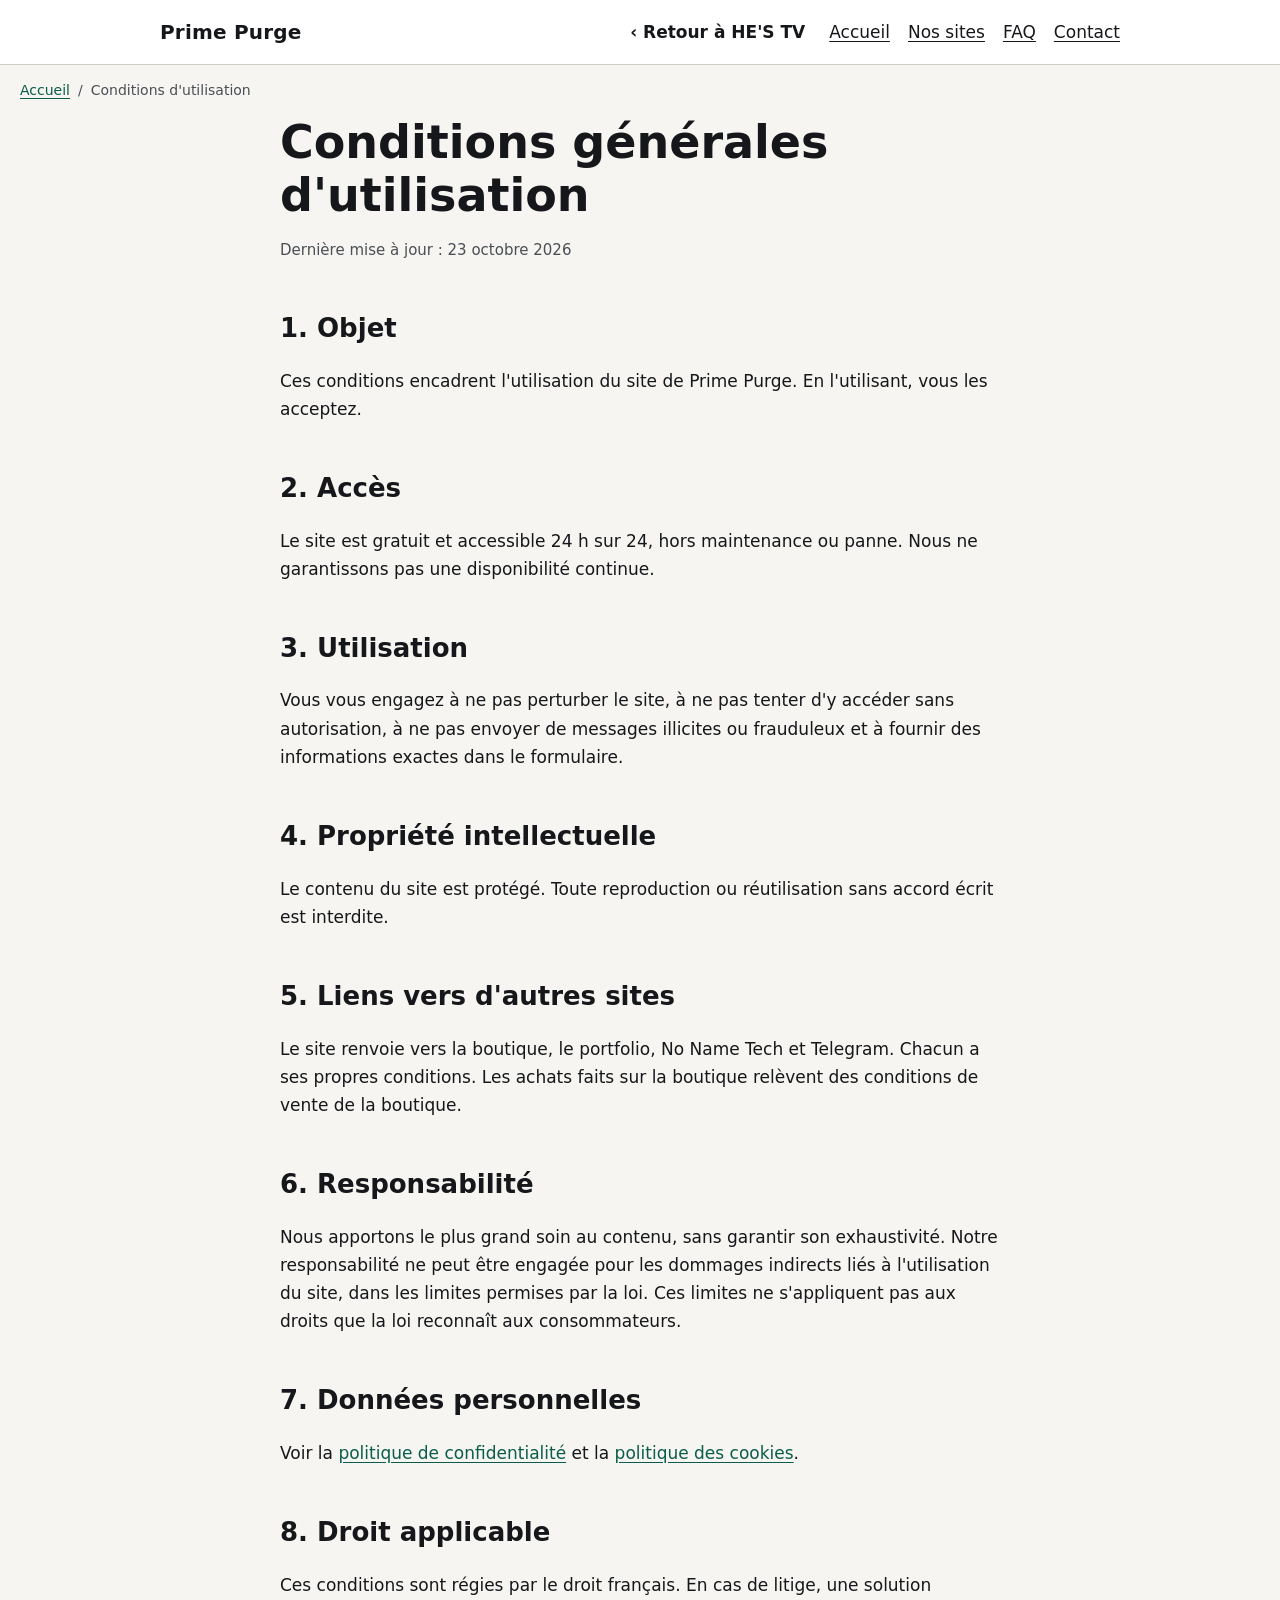
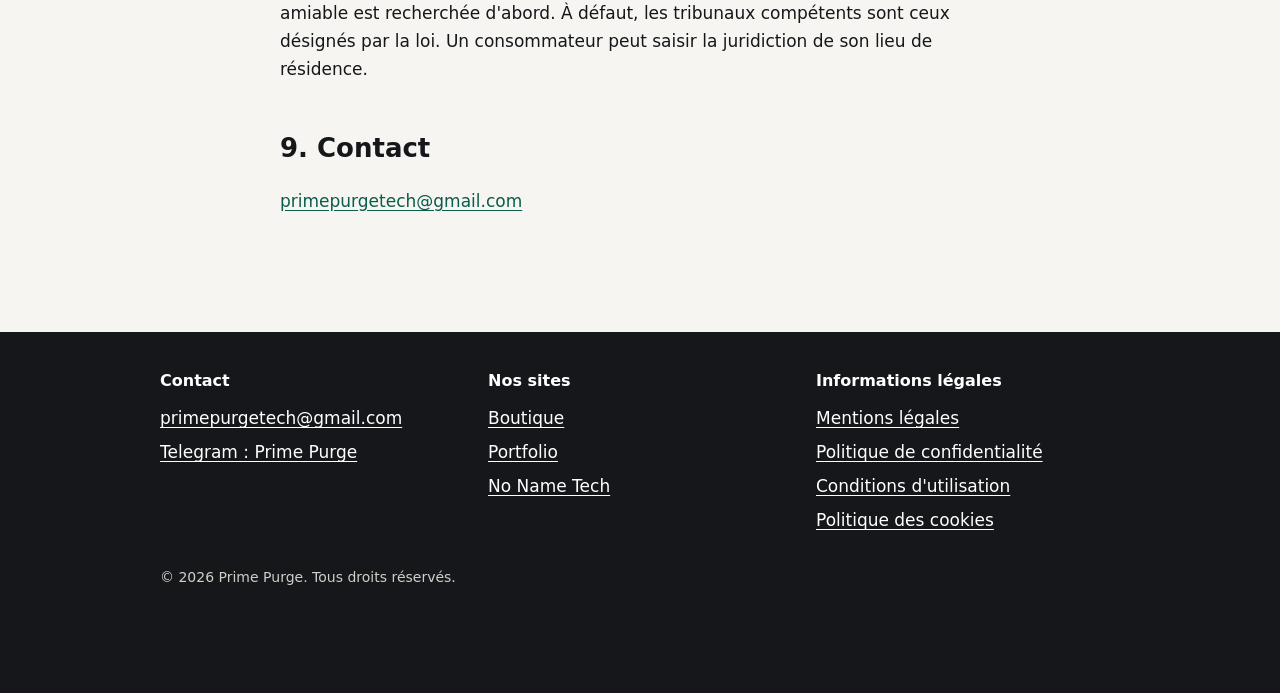
<file: cgu.html>
<!DOCTYPE html><html lang="fr"><head><meta charset="utf-8"><meta name="viewport" content="width=device-width,initial-scale=1"><title>Conditions d'utilisation | Prime Purge</title><meta name="description" content="Règles d'utilisation du site Prime Purge : accès, propriété intellectuelle, responsabilité et droit applicable.">
<link rel="canonical" href="https://he-s-tv.vercel.app/cgu"><link rel="icon" href="/assets/favicon.svg" type="image/svg+xml"><link rel="icon" href="/assets/favicon-32.png" sizes="32x32" type="image/png"><link rel="apple-touch-icon" href="/assets/apple-touch-icon.png">
<meta property="og:type" content="website"><meta property="og:site_name" content="Prime Purge"><meta property="og:title" content="Conditions d'utilisation | Prime Purge"><meta property="og:description" content="Règles d'utilisation du site Prime Purge : accès, propriété intellectuelle, responsabilité et droit applicable."><meta property="og:url" content="https://he-s-tv.vercel.app/cgu"><meta property="og:image" content="https://he-s-tv.vercel.app/assets/og.png"><meta property="og:image:alt" content="Nom Prime Purge sur fond sombre"><meta property="og:locale" content="fr_FR">
<meta name="twitter:card" content="summary_large_image"><meta name="twitter:title" content="Conditions d'utilisation | Prime Purge"><meta name="twitter:description" content="Règles d'utilisation du site Prime Purge : accès, propriété intellectuelle, responsabilité et droit applicable."><meta name="twitter:image" content="https://he-s-tv.vercel.app/assets/og.png">
<link rel="stylesheet" href="/assets/style.css"></head><body><a class="skip" href="#main">Aller au contenu</a>
<header class="top"><div class="w"><a class="brand" href="https://t.me/PRlME_PURGE_TECH" target="_blank" rel="noopener noreferrer" aria-label="Prime Purge, ouvrir Telegram">Prime Purge</a><nav class="m" aria-label="Navigation principale"><a class="bk2" href="/">‹ Retour à HE'S TV</a><a href="/prime">Accueil</a><a href="/prime#sites">Nos sites</a><a href="/prime#faq">FAQ</a><a href="/prime#contact">Contact</a></nav></div></header><nav class="crumb" aria-label="Fil d'Ariane"><ol><li><a href="/prime">Accueil</a></li><li aria-current="page">Conditions d'utilisation</li></ol></nav>
<main id="main"><div class="w doc"><h1>Conditions générales d'utilisation</h1><p class="note">Dernière mise à jour : 23 octobre 2026</p><h2>1. Objet</h2><p>Ces conditions encadrent l'utilisation du site de Prime Purge. En l'utilisant, vous les acceptez.</p>
<h2>2. Accès</h2><p>Le site est gratuit et accessible 24 h sur 24, hors maintenance ou panne. Nous ne garantissons pas une disponibilité continue.</p>
<h2>3. Utilisation</h2><p>Vous vous engagez à ne pas perturber le site, à ne pas tenter d'y accéder sans autorisation, à ne pas envoyer de messages illicites ou frauduleux et à fournir des informations exactes dans le formulaire.</p>
<h2>4. Propriété intellectuelle</h2><p>Le contenu du site est protégé. Toute reproduction ou réutilisation sans accord écrit est interdite.</p>
<h2>5. Liens vers d'autres sites</h2><p>Le site renvoie vers la boutique, le portfolio, No Name Tech et Telegram. Chacun a ses propres conditions. Les achats faits sur la boutique relèvent des conditions de vente de la boutique.</p>
<h2>6. Responsabilité</h2><p>Nous apportons le plus grand soin au contenu, sans garantir son exhaustivité. Notre responsabilité ne peut être engagée pour les dommages indirects liés à l'utilisation du site, dans les limites permises par la loi. Ces limites ne s'appliquent pas aux droits que la loi reconnaît aux consommateurs.</p>
<h2>7. Données personnelles</h2><p>Voir la <a href="/confidentialite">politique de confidentialité</a> et la <a href="/cookies">politique des cookies</a>.</p>
<h2>8. Droit applicable</h2><p>Ces conditions sont régies par le droit français. En cas de litige, une solution amiable est recherchée d'abord. À défaut, les tribunaux compétents sont ceux désignés par la loi. Un consommateur peut saisir la juridiction de son lieu de résidence.</p>
<h2>9. Contact</h2><p><a href="mailto:primepurgetech@gmail.com">primepurgetech@gmail.com</a></p></div></main><footer><div class="w"><div class="fg"><div><h2>Contact</h2><ul><li><a href="mailto:primepurgetech@gmail.com">primepurgetech@gmail.com</a></li><li><a href="https://t.me/PRlME_PURGE_TECH" target="_blank" rel="noopener noreferrer">Telegram : Prime Purge</a></li></ul></div>
<div><h2>Nos sites</h2><ul><li><a href="https://hes-shop.vercel.app/" target="_blank" rel="noopener noreferrer">Boutique</a></li><li><a href="https://portfolio-kohl-zeta-45.vercel.app/" target="_blank" rel="noopener noreferrer">Portfolio</a></li><li><a href="https://no-name-tech-murex.vercel.app/" target="_blank" rel="noopener noreferrer">No Name Tech</a></li></ul></div>
<div><h2>Informations légales</h2><ul><li><a href="/mentions-legales">Mentions légales</a></li><li><a href="/confidentialite">Politique de confidentialité</a></li><li><a href="/cgu">Conditions d'utilisation</a></li><li><a href="/cookies">Politique des cookies</a></li><li><a href="/cookies" data-cm>Gérer mes cookies</a></li></ul></div></div>
<p class="copy">© 2026 Prime Purge. Tous droits réservés.</p></div></footer><a class="mcta" href="https://t.me/PRlME_PURGE_TECH" target="_blank" rel="noopener noreferrer">Écrire à Prime Purge sur Telegram</a><script src="/assets/site.js" defer></script></body></html>
</file>
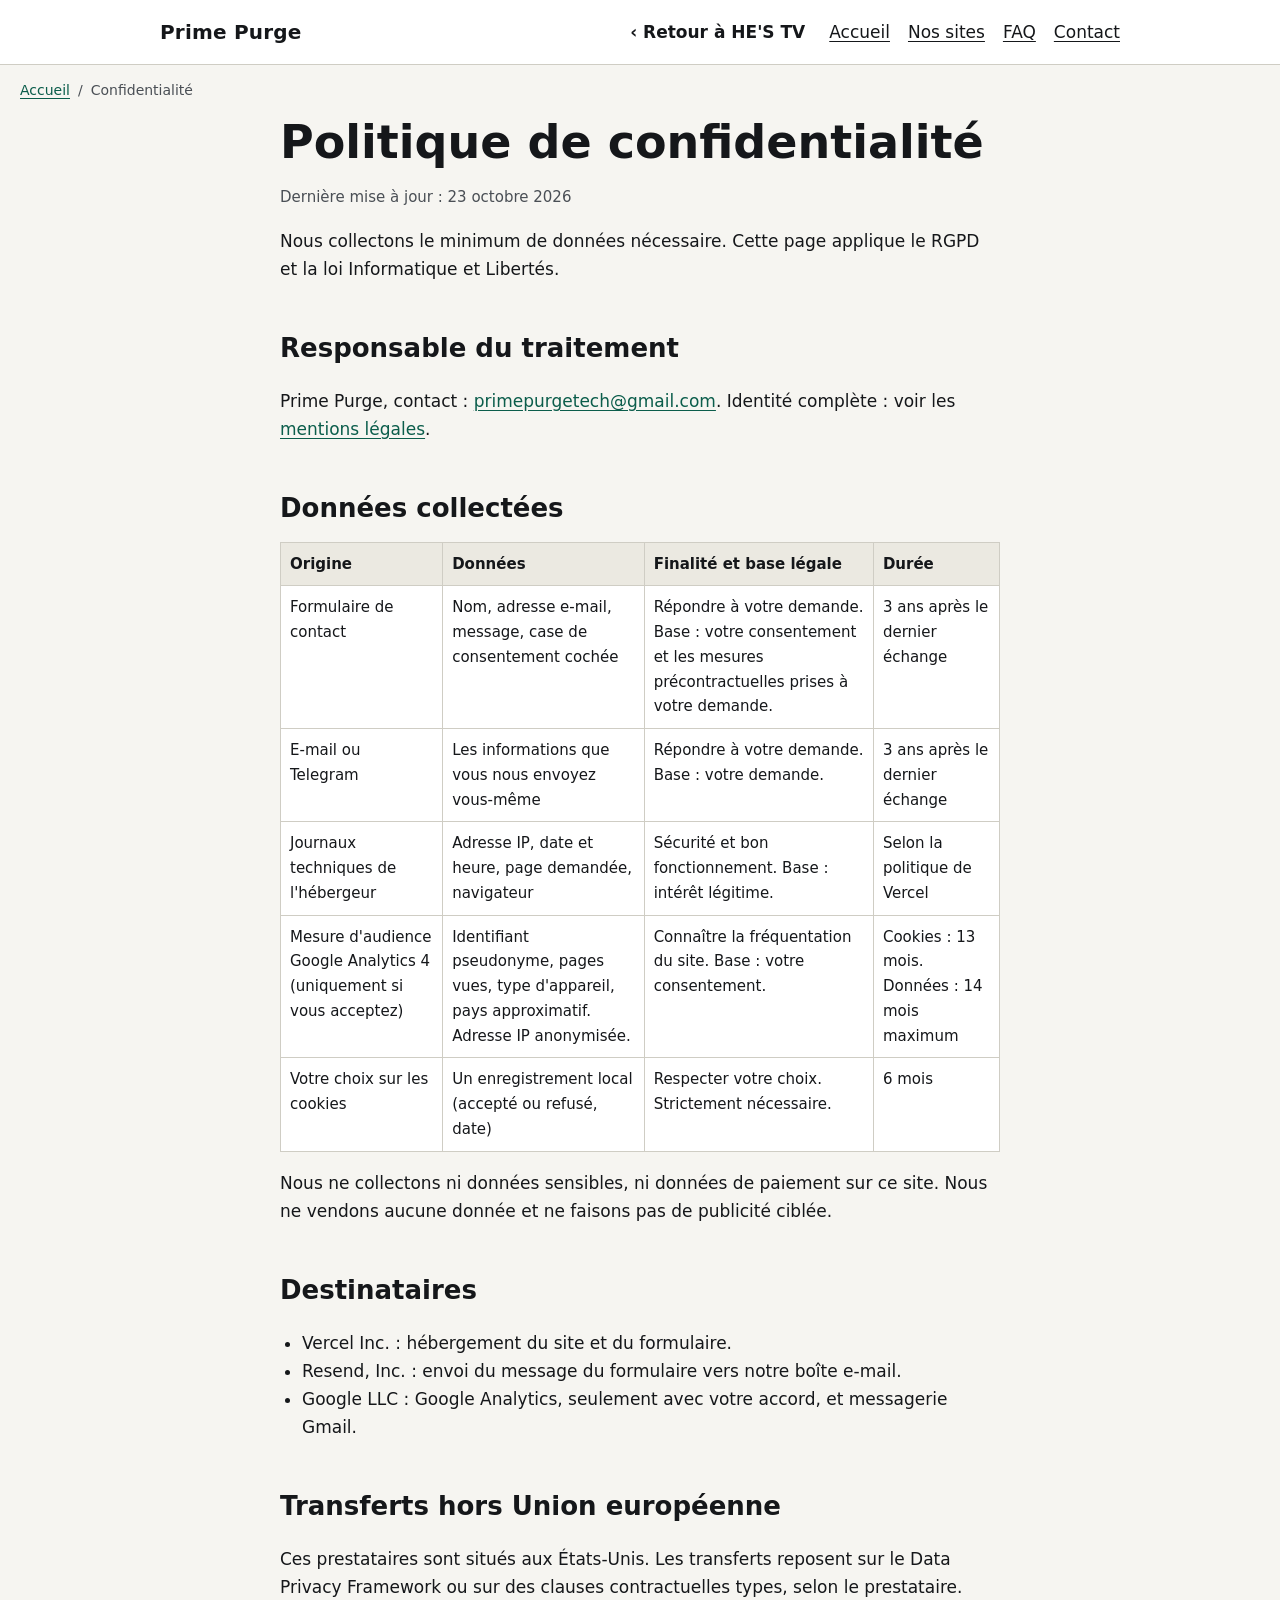
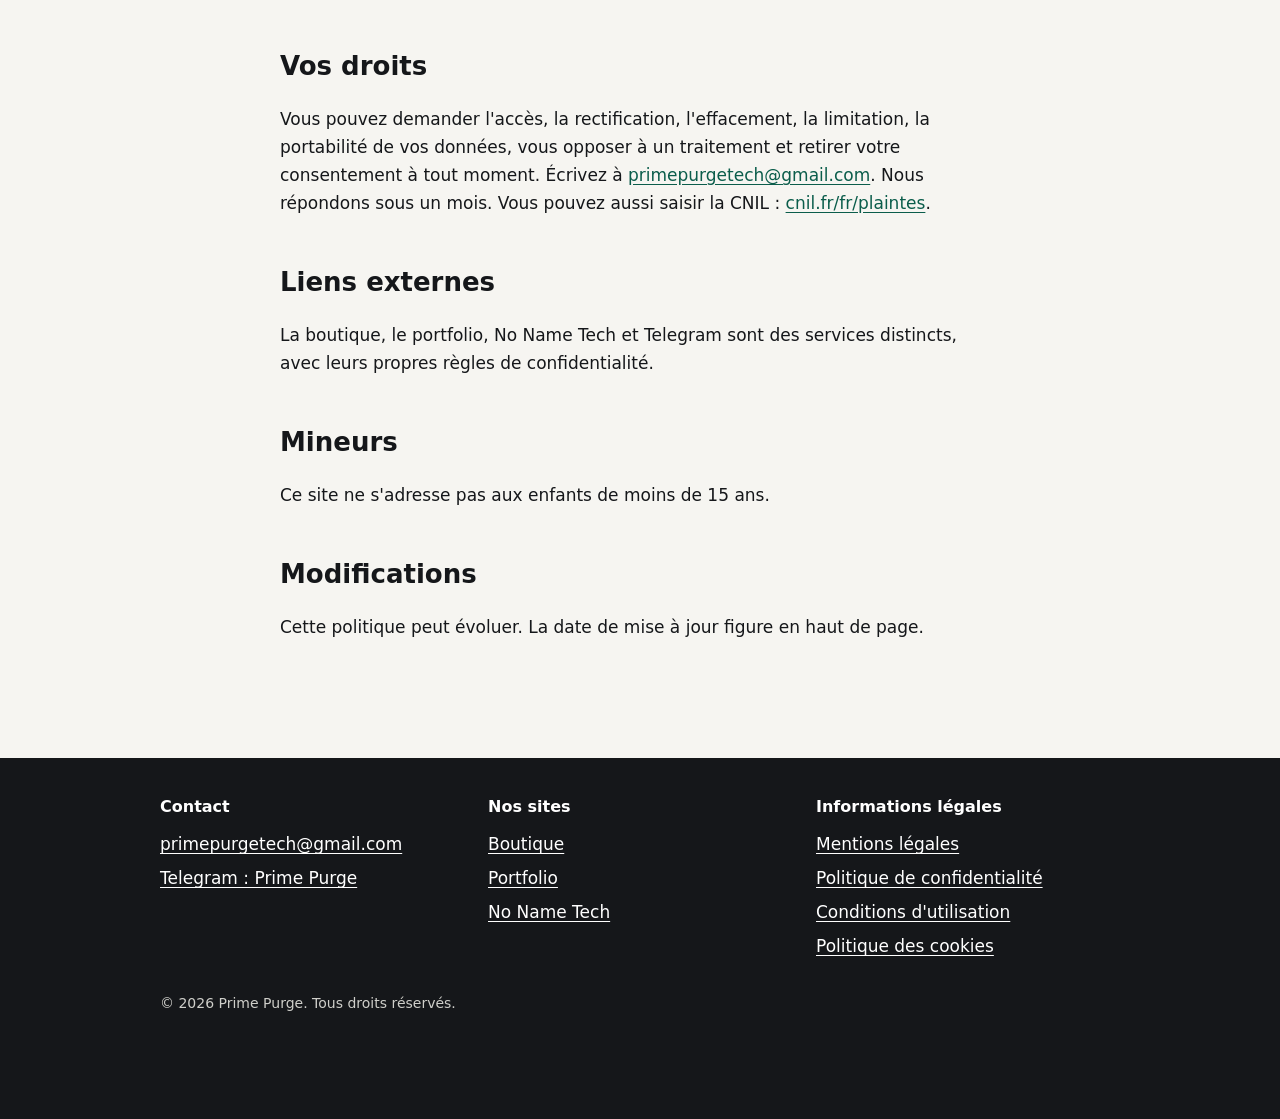
<file: confidentialite.html>
<!DOCTYPE html><html lang="fr"><head><meta charset="utf-8"><meta name="viewport" content="width=device-width,initial-scale=1"><title>Politique de confidentialité | Prime Purge</title><meta name="description" content="Quelles données Prime Purge collecte, pourquoi, combien de temps, et comment exercer vos droits (RGPD).">
<link rel="canonical" href="https://he-s-tv.vercel.app/confidentialite"><link rel="icon" href="/assets/favicon.svg" type="image/svg+xml"><link rel="icon" href="/assets/favicon-32.png" sizes="32x32" type="image/png"><link rel="apple-touch-icon" href="/assets/apple-touch-icon.png">
<meta property="og:type" content="website"><meta property="og:site_name" content="Prime Purge"><meta property="og:title" content="Politique de confidentialité | Prime Purge"><meta property="og:description" content="Quelles données Prime Purge collecte, pourquoi, combien de temps, et comment exercer vos droits (RGPD)."><meta property="og:url" content="https://he-s-tv.vercel.app/confidentialite"><meta property="og:image" content="https://he-s-tv.vercel.app/assets/og.png"><meta property="og:image:alt" content="Nom Prime Purge sur fond sombre"><meta property="og:locale" content="fr_FR">
<meta name="twitter:card" content="summary_large_image"><meta name="twitter:title" content="Politique de confidentialité | Prime Purge"><meta name="twitter:description" content="Quelles données Prime Purge collecte, pourquoi, combien de temps, et comment exercer vos droits (RGPD)."><meta name="twitter:image" content="https://he-s-tv.vercel.app/assets/og.png">
<link rel="stylesheet" href="/assets/style.css"></head><body><a class="skip" href="#main">Aller au contenu</a>
<header class="top"><div class="w"><a class="brand" href="https://t.me/PRlME_PURGE_TECH" target="_blank" rel="noopener noreferrer" aria-label="Prime Purge, ouvrir Telegram">Prime Purge</a><nav class="m" aria-label="Navigation principale"><a class="bk2" href="/">‹ Retour à HE'S TV</a><a href="/prime">Accueil</a><a href="/prime#sites">Nos sites</a><a href="/prime#faq">FAQ</a><a href="/prime#contact">Contact</a></nav></div></header><nav class="crumb" aria-label="Fil d'Ariane"><ol><li><a href="/prime">Accueil</a></li><li aria-current="page">Confidentialité</li></ol></nav>
<main id="main"><div class="w doc"><h1>Politique de confidentialité</h1><p class="note">Dernière mise à jour : 23 octobre 2026</p><p>Nous collectons le minimum de données nécessaire. Cette page applique le RGPD et la loi Informatique et Libertés.</p>
<h2>Responsable du traitement</h2><p>Prime Purge, contact : <a href="mailto:primepurgetech@gmail.com">primepurgetech@gmail.com</a>. Identité complète : voir les <a href="/mentions-legales">mentions légales</a>.</p>
<h2>Données collectées</h2><div class="tw"><table><thead><tr><th>Origine</th><th>Données</th><th>Finalité et base légale</th><th>Durée</th></tr></thead><tbody>
<tr><td>Formulaire de contact</td><td>Nom, adresse e-mail, message, case de consentement cochée</td><td>Répondre à votre demande. Base : votre consentement et les mesures précontractuelles prises à votre demande.</td><td>3 ans après le dernier échange</td></tr>
<tr><td>E-mail ou Telegram</td><td>Les informations que vous nous envoyez vous-même</td><td>Répondre à votre demande. Base : votre demande.</td><td>3 ans après le dernier échange</td></tr>
<tr><td>Journaux techniques de l'hébergeur</td><td>Adresse IP, date et heure, page demandée, navigateur</td><td>Sécurité et bon fonctionnement. Base : intérêt légitime.</td><td>Selon la politique de Vercel</td></tr>
<tr><td>Mesure d'audience Google Analytics 4 (uniquement si vous acceptez)</td><td>Identifiant pseudonyme, pages vues, type d'appareil, pays approximatif. Adresse IP anonymisée.</td><td>Connaître la fréquentation du site. Base : votre consentement.</td><td>Cookies : 13 mois. Données : 14 mois maximum</td></tr>
<tr><td>Votre choix sur les cookies</td><td>Un enregistrement local (accepté ou refusé, date)</td><td>Respecter votre choix. Strictement nécessaire.</td><td>6 mois</td></tr></tbody></table></div>
<p>Nous ne collectons ni données sensibles, ni données de paiement sur ce site. Nous ne vendons aucune donnée et ne faisons pas de publicité ciblée.</p>
<h2>Destinataires</h2><ul><li>Vercel Inc. : hébergement du site et du formulaire.</li><li>Resend, Inc. : envoi du message du formulaire vers notre boîte e-mail.</li><li>Google LLC : Google Analytics, seulement avec votre accord, et messagerie Gmail.</li></ul>
<h2>Transferts hors Union européenne</h2><p>Ces prestataires sont situés aux États-Unis. Les transferts reposent sur le Data Privacy Framework ou sur des clauses contractuelles types, selon le prestataire.</p>
<h2>Vos droits</h2><p>Vous pouvez demander l'accès, la rectification, l'effacement, la limitation, la portabilité de vos données, vous opposer à un traitement et retirer votre consentement à tout moment. Écrivez à <a href="mailto:primepurgetech@gmail.com">primepurgetech@gmail.com</a>. Nous répondons sous un mois. Vous pouvez aussi saisir la CNIL : <a href="https://www.cnil.fr/fr/plaintes" target="_blank" rel="noopener noreferrer">cnil.fr/fr/plaintes</a>.</p>
<h2>Liens externes</h2><p>La boutique, le portfolio, No Name Tech et Telegram sont des services distincts, avec leurs propres règles de confidentialité.</p>
<h2>Mineurs</h2><p>Ce site ne s'adresse pas aux enfants de moins de 15 ans.</p>
<h2>Modifications</h2><p>Cette politique peut évoluer. La date de mise à jour figure en haut de page.</p></div></main><footer><div class="w"><div class="fg"><div><h2>Contact</h2><ul><li><a href="mailto:primepurgetech@gmail.com">primepurgetech@gmail.com</a></li><li><a href="https://t.me/PRlME_PURGE_TECH" target="_blank" rel="noopener noreferrer">Telegram : Prime Purge</a></li></ul></div>
<div><h2>Nos sites</h2><ul><li><a href="https://hes-shop.vercel.app/" target="_blank" rel="noopener noreferrer">Boutique</a></li><li><a href="https://portfolio-kohl-zeta-45.vercel.app/" target="_blank" rel="noopener noreferrer">Portfolio</a></li><li><a href="https://no-name-tech-murex.vercel.app/" target="_blank" rel="noopener noreferrer">No Name Tech</a></li></ul></div>
<div><h2>Informations légales</h2><ul><li><a href="/mentions-legales">Mentions légales</a></li><li><a href="/confidentialite">Politique de confidentialité</a></li><li><a href="/cgu">Conditions d'utilisation</a></li><li><a href="/cookies">Politique des cookies</a></li><li><a href="/cookies" data-cm>Gérer mes cookies</a></li></ul></div></div>
<p class="copy">© 2026 Prime Purge. Tous droits réservés.</p></div></footer><a class="mcta" href="https://t.me/PRlME_PURGE_TECH" target="_blank" rel="noopener noreferrer">Écrire à Prime Purge sur Telegram</a><script src="/assets/site.js" defer></script></body></html>
</file>
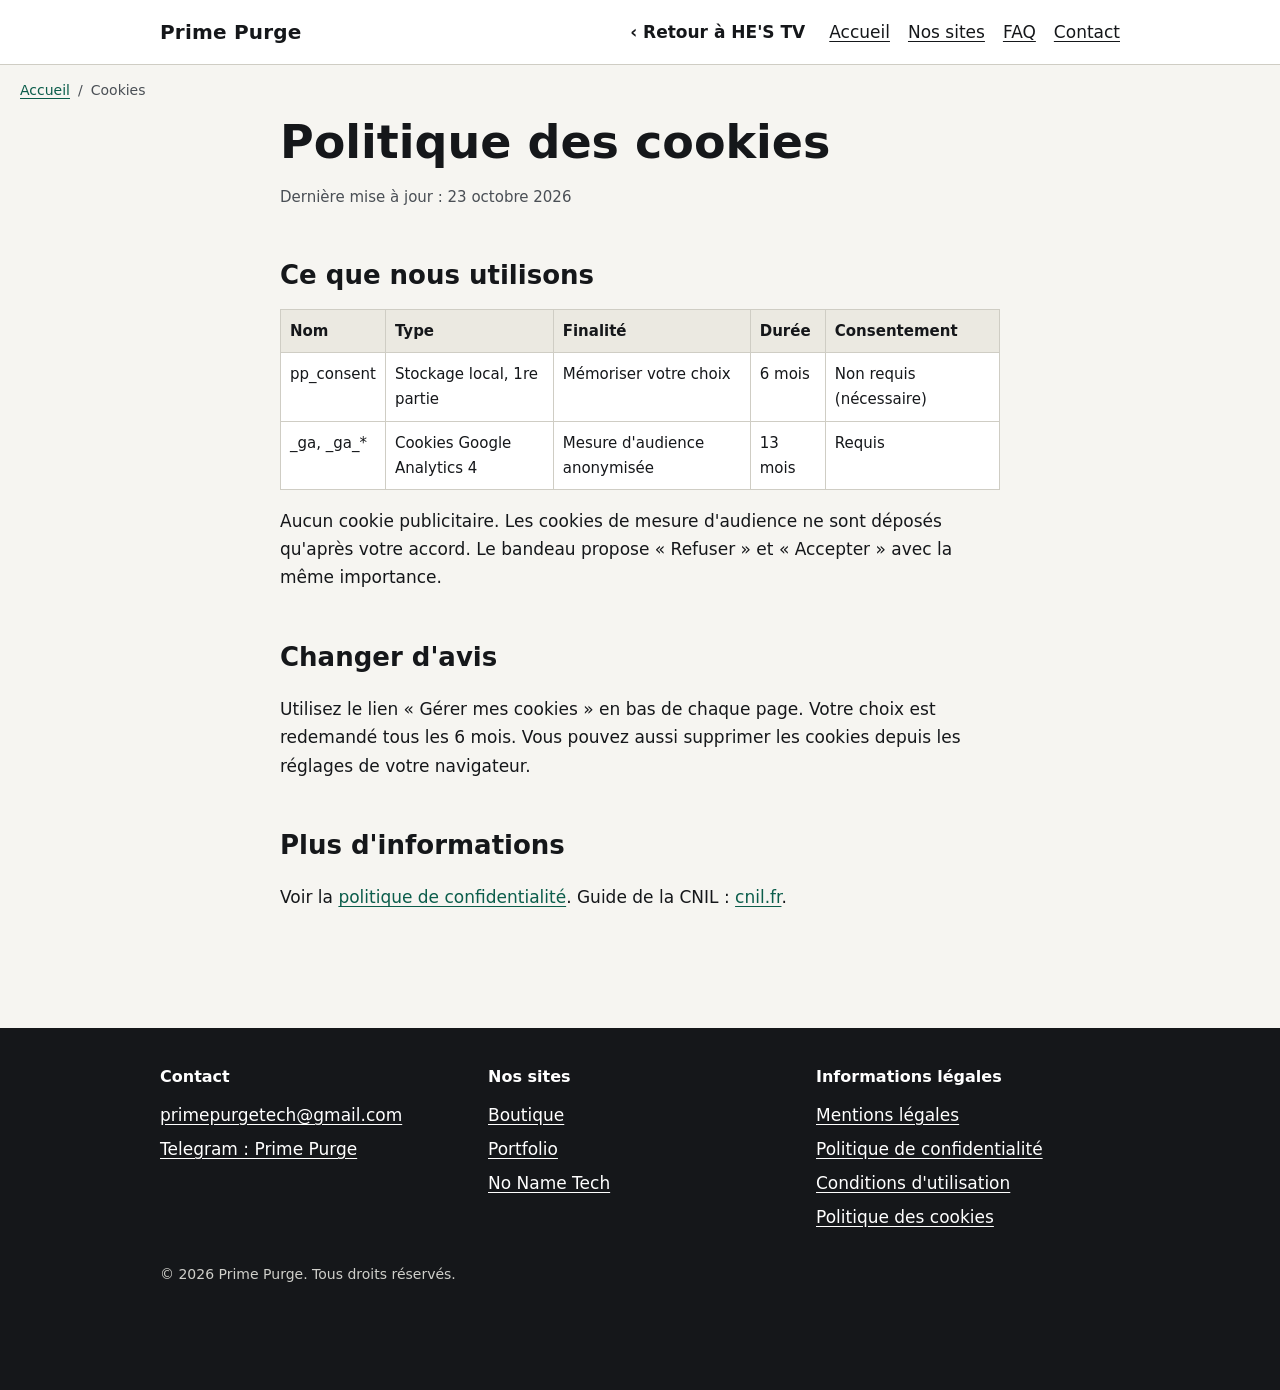
<file: cookies.html>
<!DOCTYPE html><html lang="fr"><head><meta charset="utf-8"><meta name="viewport" content="width=device-width,initial-scale=1"><title>Politique des cookies | Prime Purge</title><meta name="description" content="Liste des cookies et traceurs utilisés sur le site Prime Purge, et comment les accepter ou les refuser.">
<link rel="canonical" href="https://he-s-tv.vercel.app/cookies"><link rel="icon" href="/assets/favicon.svg" type="image/svg+xml"><link rel="icon" href="/assets/favicon-32.png" sizes="32x32" type="image/png"><link rel="apple-touch-icon" href="/assets/apple-touch-icon.png">
<meta property="og:type" content="website"><meta property="og:site_name" content="Prime Purge"><meta property="og:title" content="Politique des cookies | Prime Purge"><meta property="og:description" content="Liste des cookies et traceurs utilisés sur le site Prime Purge, et comment les accepter ou les refuser."><meta property="og:url" content="https://he-s-tv.vercel.app/cookies"><meta property="og:image" content="https://he-s-tv.vercel.app/assets/og.png"><meta property="og:image:alt" content="Nom Prime Purge sur fond sombre"><meta property="og:locale" content="fr_FR">
<meta name="twitter:card" content="summary_large_image"><meta name="twitter:title" content="Politique des cookies | Prime Purge"><meta name="twitter:description" content="Liste des cookies et traceurs utilisés sur le site Prime Purge, et comment les accepter ou les refuser."><meta name="twitter:image" content="https://he-s-tv.vercel.app/assets/og.png">
<link rel="stylesheet" href="/assets/style.css"></head><body><a class="skip" href="#main">Aller au contenu</a>
<header class="top"><div class="w"><a class="brand" href="https://t.me/PRlME_PURGE_TECH" target="_blank" rel="noopener noreferrer" aria-label="Prime Purge, ouvrir Telegram">Prime Purge</a><nav class="m" aria-label="Navigation principale"><a class="bk2" href="/">‹ Retour à HE'S TV</a><a href="/prime">Accueil</a><a href="/prime#sites">Nos sites</a><a href="/prime#faq">FAQ</a><a href="/prime#contact">Contact</a></nav></div></header><nav class="crumb" aria-label="Fil d'Ariane"><ol><li><a href="/prime">Accueil</a></li><li aria-current="page">Cookies</li></ol></nav>
<main id="main"><div class="w doc"><h1>Politique des cookies</h1><p class="note">Dernière mise à jour : 23 octobre 2026</p><h2>Ce que nous utilisons</h2><div class="tw"><table><thead><tr><th>Nom</th><th>Type</th><th>Finalité</th><th>Durée</th><th>Consentement</th></tr></thead><tbody>
<tr><td>pp_consent</td><td>Stockage local, 1re partie</td><td>Mémoriser votre choix</td><td>6 mois</td><td>Non requis (nécessaire)</td></tr>
<tr><td>_ga, _ga_*</td><td>Cookies Google Analytics 4</td><td>Mesure d'audience anonymisée</td><td>13 mois</td><td>Requis</td></tr></tbody></table></div>
<p>Aucun cookie publicitaire. Les cookies de mesure d'audience ne sont déposés qu'après votre accord. Le bandeau propose « Refuser » et « Accepter » avec la même importance.</p>
<h2>Changer d'avis</h2><p>Utilisez le lien « Gérer mes cookies » en bas de chaque page. Votre choix est redemandé tous les 6 mois. Vous pouvez aussi supprimer les cookies depuis les réglages de votre navigateur.</p>
<h2>Plus d'informations</h2><p>Voir la <a href="/confidentialite">politique de confidentialité</a>. Guide de la CNIL : <a href="https://www.cnil.fr/fr/cookies-et-autres-traceurs" target="_blank" rel="noopener noreferrer">cnil.fr</a>.</p></div></main><footer><div class="w"><div class="fg"><div><h2>Contact</h2><ul><li><a href="mailto:primepurgetech@gmail.com">primepurgetech@gmail.com</a></li><li><a href="https://t.me/PRlME_PURGE_TECH" target="_blank" rel="noopener noreferrer">Telegram : Prime Purge</a></li></ul></div>
<div><h2>Nos sites</h2><ul><li><a href="https://hes-shop.vercel.app/" target="_blank" rel="noopener noreferrer">Boutique</a></li><li><a href="https://portfolio-kohl-zeta-45.vercel.app/" target="_blank" rel="noopener noreferrer">Portfolio</a></li><li><a href="https://no-name-tech-murex.vercel.app/" target="_blank" rel="noopener noreferrer">No Name Tech</a></li></ul></div>
<div><h2>Informations légales</h2><ul><li><a href="/mentions-legales">Mentions légales</a></li><li><a href="/confidentialite">Politique de confidentialité</a></li><li><a href="/cgu">Conditions d'utilisation</a></li><li><a href="/cookies">Politique des cookies</a></li><li><a href="/cookies" data-cm>Gérer mes cookies</a></li></ul></div></div>
<p class="copy">© 2026 Prime Purge. Tous droits réservés.</p></div></footer><a class="mcta" href="https://t.me/PRlME_PURGE_TECH" target="_blank" rel="noopener noreferrer">Écrire à Prime Purge sur Telegram</a><script src="/assets/site.js" defer></script></body></html>
</file>
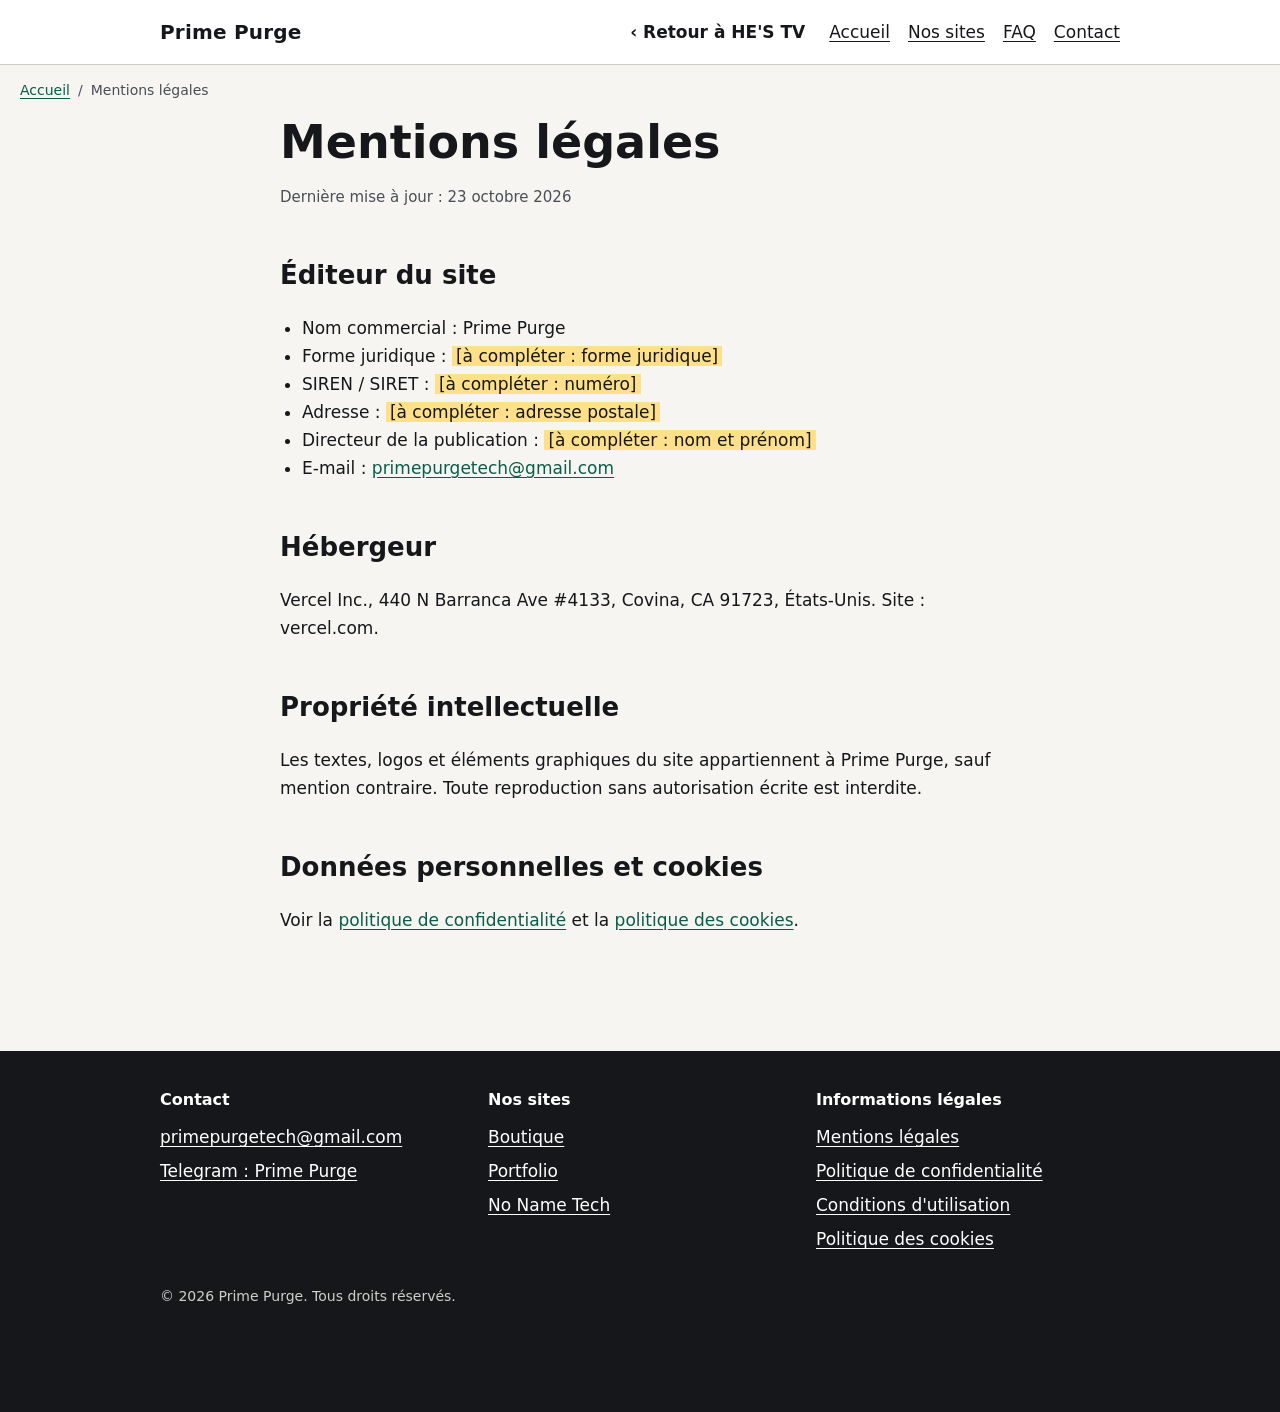
<file: mentions-legales.html>
<!DOCTYPE html><html lang="fr"><head><meta charset="utf-8"><meta name="viewport" content="width=device-width,initial-scale=1"><title>Mentions légales | Prime Purge</title><meta name="description" content="Éditeur, hébergeur et informations légales du site Prime Purge.">
<link rel="canonical" href="https://he-s-tv.vercel.app/mentions-legales"><link rel="icon" href="/assets/favicon.svg" type="image/svg+xml"><link rel="icon" href="/assets/favicon-32.png" sizes="32x32" type="image/png"><link rel="apple-touch-icon" href="/assets/apple-touch-icon.png">
<meta property="og:type" content="website"><meta property="og:site_name" content="Prime Purge"><meta property="og:title" content="Mentions légales | Prime Purge"><meta property="og:description" content="Éditeur, hébergeur et informations légales du site Prime Purge."><meta property="og:url" content="https://he-s-tv.vercel.app/mentions-legales"><meta property="og:image" content="https://he-s-tv.vercel.app/assets/og.png"><meta property="og:image:alt" content="Nom Prime Purge sur fond sombre"><meta property="og:locale" content="fr_FR">
<meta name="twitter:card" content="summary_large_image"><meta name="twitter:title" content="Mentions légales | Prime Purge"><meta name="twitter:description" content="Éditeur, hébergeur et informations légales du site Prime Purge."><meta name="twitter:image" content="https://he-s-tv.vercel.app/assets/og.png">
<link rel="stylesheet" href="/assets/style.css"></head><body><a class="skip" href="#main">Aller au contenu</a>
<header class="top"><div class="w"><a class="brand" href="https://t.me/PRlME_PURGE_TECH" target="_blank" rel="noopener noreferrer" aria-label="Prime Purge, ouvrir Telegram">Prime Purge</a><nav class="m" aria-label="Navigation principale"><a class="bk2" href="/">‹ Retour à HE'S TV</a><a href="/prime">Accueil</a><a href="/prime#sites">Nos sites</a><a href="/prime#faq">FAQ</a><a href="/prime#contact">Contact</a></nav></div></header><nav class="crumb" aria-label="Fil d'Ariane"><ol><li><a href="/prime">Accueil</a></li><li aria-current="page">Mentions légales</li></ol></nav>
<main id="main"><div class="w doc"><h1>Mentions légales</h1><p class="note">Dernière mise à jour : 23 octobre 2026</p><h2>Éditeur du site</h2><ul><li>Nom commercial : Prime Purge</li><li>Forme juridique : <mark class="todo">[à compléter : forme juridique]</mark></li><li>SIREN / SIRET : <mark class="todo">[à compléter : numéro]</mark></li><li>Adresse : <mark class="todo">[à compléter : adresse postale]</mark></li><li>Directeur de la publication : <mark class="todo">[à compléter : nom et prénom]</mark></li><li>E-mail : <a href="mailto:primepurgetech@gmail.com">primepurgetech@gmail.com</a></li></ul>
<h2>Hébergeur</h2><p>Vercel Inc., 440 N Barranca Ave #4133, Covina, CA 91723, États-Unis. Site : vercel.com.</p>
<h2>Propriété intellectuelle</h2><p>Les textes, logos et éléments graphiques du site appartiennent à Prime Purge, sauf mention contraire. Toute reproduction sans autorisation écrite est interdite.</p>
<h2>Données personnelles et cookies</h2><p>Voir la <a href="/confidentialite">politique de confidentialité</a> et la <a href="/cookies">politique des cookies</a>.</p></div></main><footer><div class="w"><div class="fg"><div><h2>Contact</h2><ul><li><a href="mailto:primepurgetech@gmail.com">primepurgetech@gmail.com</a></li><li><a href="https://t.me/PRlME_PURGE_TECH" target="_blank" rel="noopener noreferrer">Telegram : Prime Purge</a></li></ul></div>
<div><h2>Nos sites</h2><ul><li><a href="https://hes-shop.vercel.app/" target="_blank" rel="noopener noreferrer">Boutique</a></li><li><a href="https://portfolio-kohl-zeta-45.vercel.app/" target="_blank" rel="noopener noreferrer">Portfolio</a></li><li><a href="https://no-name-tech-murex.vercel.app/" target="_blank" rel="noopener noreferrer">No Name Tech</a></li></ul></div>
<div><h2>Informations légales</h2><ul><li><a href="/mentions-legales">Mentions légales</a></li><li><a href="/confidentialite">Politique de confidentialité</a></li><li><a href="/cgu">Conditions d'utilisation</a></li><li><a href="/cookies">Politique des cookies</a></li><li><a href="/cookies" data-cm>Gérer mes cookies</a></li></ul></div></div>
<p class="copy">© 2026 Prime Purge. Tous droits réservés.</p></div></footer><a class="mcta" href="https://t.me/PRlME_PURGE_TECH" target="_blank" rel="noopener noreferrer">Écrire à Prime Purge sur Telegram</a><script src="/assets/site.js" defer></script></body></html>
</file>
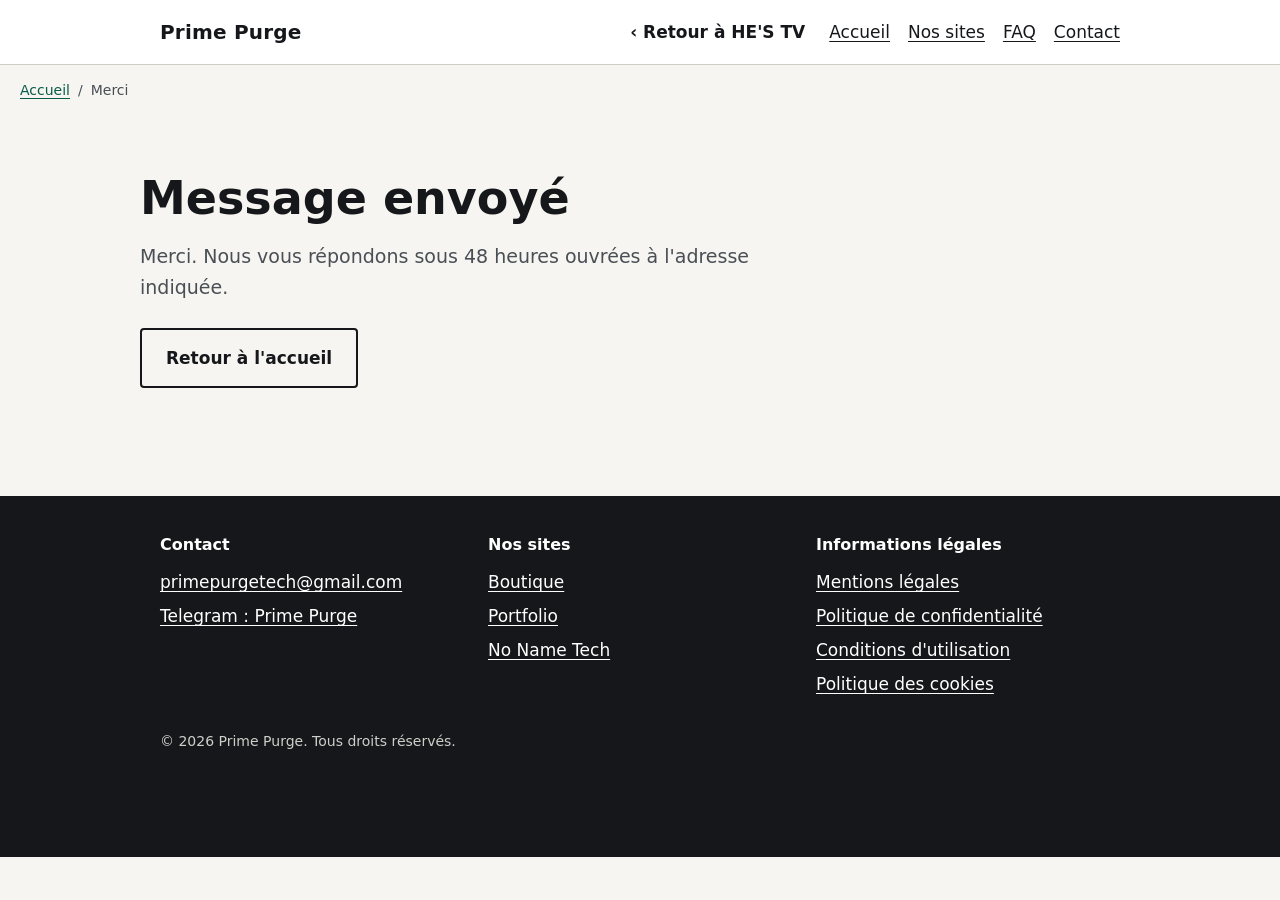
<file: merci.html>
<!DOCTYPE html><html lang="fr"><head><meta charset="utf-8"><meta name="viewport" content="width=device-width,initial-scale=1"><title>Message envoyé | Prime Purge</title><meta name="description" content="Votre message à Prime Purge a bien été envoyé."><meta name="robots" content="noindex,nofollow">
<link rel="canonical" href="https://he-s-tv.vercel.app/merci"><link rel="icon" href="/assets/favicon.svg" type="image/svg+xml"><link rel="icon" href="/assets/favicon-32.png" sizes="32x32" type="image/png"><link rel="apple-touch-icon" href="/assets/apple-touch-icon.png">
<meta property="og:type" content="website"><meta property="og:site_name" content="Prime Purge"><meta property="og:title" content="Message envoyé | Prime Purge"><meta property="og:description" content="Votre message à Prime Purge a bien été envoyé."><meta property="og:url" content="https://he-s-tv.vercel.app/merci"><meta property="og:image" content="https://he-s-tv.vercel.app/assets/og.png"><meta property="og:image:alt" content="Nom Prime Purge sur fond sombre"><meta property="og:locale" content="fr_FR">
<meta name="twitter:card" content="summary_large_image"><meta name="twitter:title" content="Message envoyé | Prime Purge"><meta name="twitter:description" content="Votre message à Prime Purge a bien été envoyé."><meta name="twitter:image" content="https://he-s-tv.vercel.app/assets/og.png">
<link rel="stylesheet" href="/assets/style.css"></head><body><a class="skip" href="#main">Aller au contenu</a>
<header class="top"><div class="w"><a class="brand" href="https://t.me/PRlME_PURGE_TECH" target="_blank" rel="noopener noreferrer" aria-label="Prime Purge, ouvrir Telegram">Prime Purge</a><nav class="m" aria-label="Navigation principale"><a class="bk2" href="/">‹ Retour à HE'S TV</a><a href="/prime">Accueil</a><a href="/prime#sites">Nos sites</a><a href="/prime#faq">FAQ</a><a href="/prime#contact">Contact</a></nav></div></header><nav class="crumb" aria-label="Fil d'Ariane"><ol><li><a href="/prime">Accueil</a></li><li aria-current="page">Merci</li></ol></nav>
<main id="main"><div class="w hero"><h1>Message envoyé</h1><p>Merci. Nous vous répondons sous 48 heures ouvrées à l'adresse indiquée.</p><a class="btn sec" href="/prime">Retour à l'accueil</a></div></main><footer><div class="w"><div class="fg"><div><h2>Contact</h2><ul><li><a href="mailto:primepurgetech@gmail.com">primepurgetech@gmail.com</a></li><li><a href="https://t.me/PRlME_PURGE_TECH" target="_blank" rel="noopener noreferrer">Telegram : Prime Purge</a></li></ul></div>
<div><h2>Nos sites</h2><ul><li><a href="https://hes-shop.vercel.app/" target="_blank" rel="noopener noreferrer">Boutique</a></li><li><a href="https://portfolio-kohl-zeta-45.vercel.app/" target="_blank" rel="noopener noreferrer">Portfolio</a></li><li><a href="https://no-name-tech-murex.vercel.app/" target="_blank" rel="noopener noreferrer">No Name Tech</a></li></ul></div>
<div><h2>Informations légales</h2><ul><li><a href="/mentions-legales">Mentions légales</a></li><li><a href="/confidentialite">Politique de confidentialité</a></li><li><a href="/cgu">Conditions d'utilisation</a></li><li><a href="/cookies">Politique des cookies</a></li><li><a href="/cookies" data-cm>Gérer mes cookies</a></li></ul></div></div>
<p class="copy">© 2026 Prime Purge. Tous droits réservés.</p></div></footer><a class="mcta" href="https://t.me/PRlME_PURGE_TECH" target="_blank" rel="noopener noreferrer">Écrire à Prime Purge sur Telegram</a><script src="/assets/site.js" defer></script></body></html>
</file>
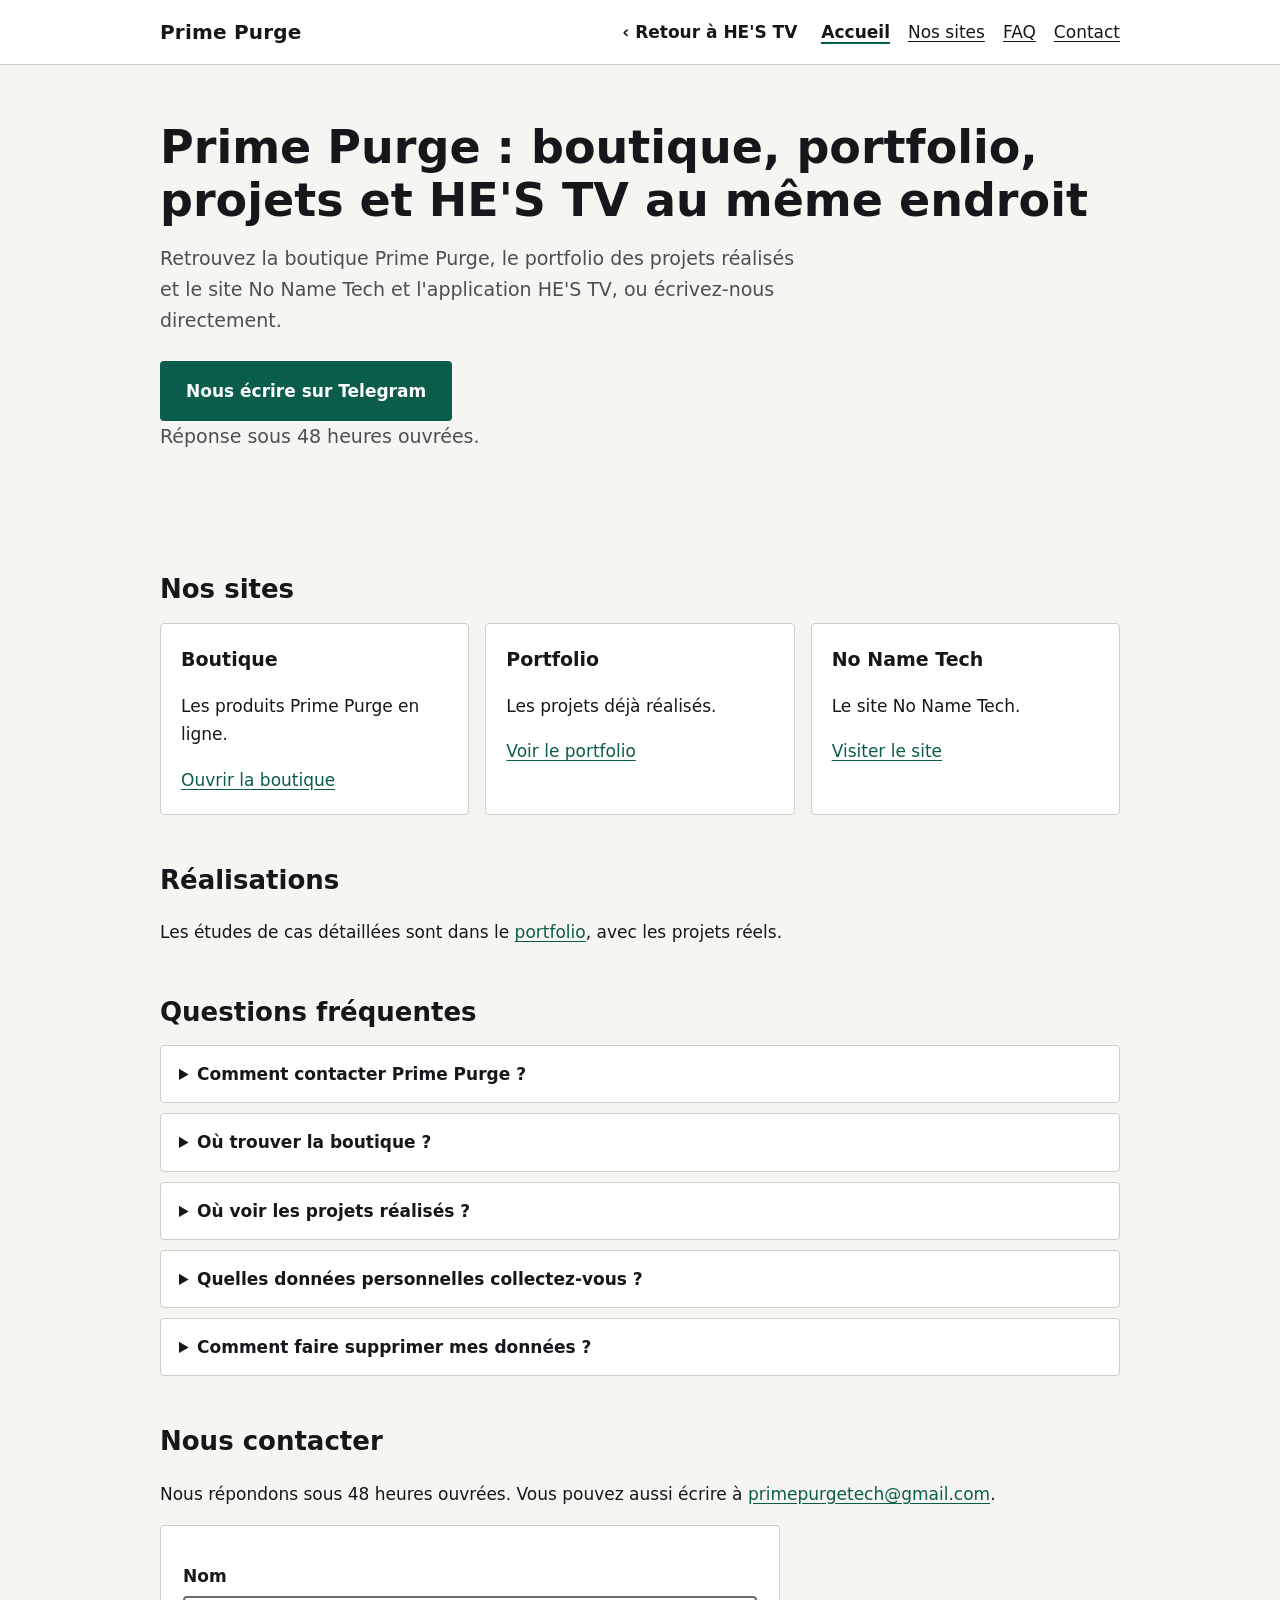
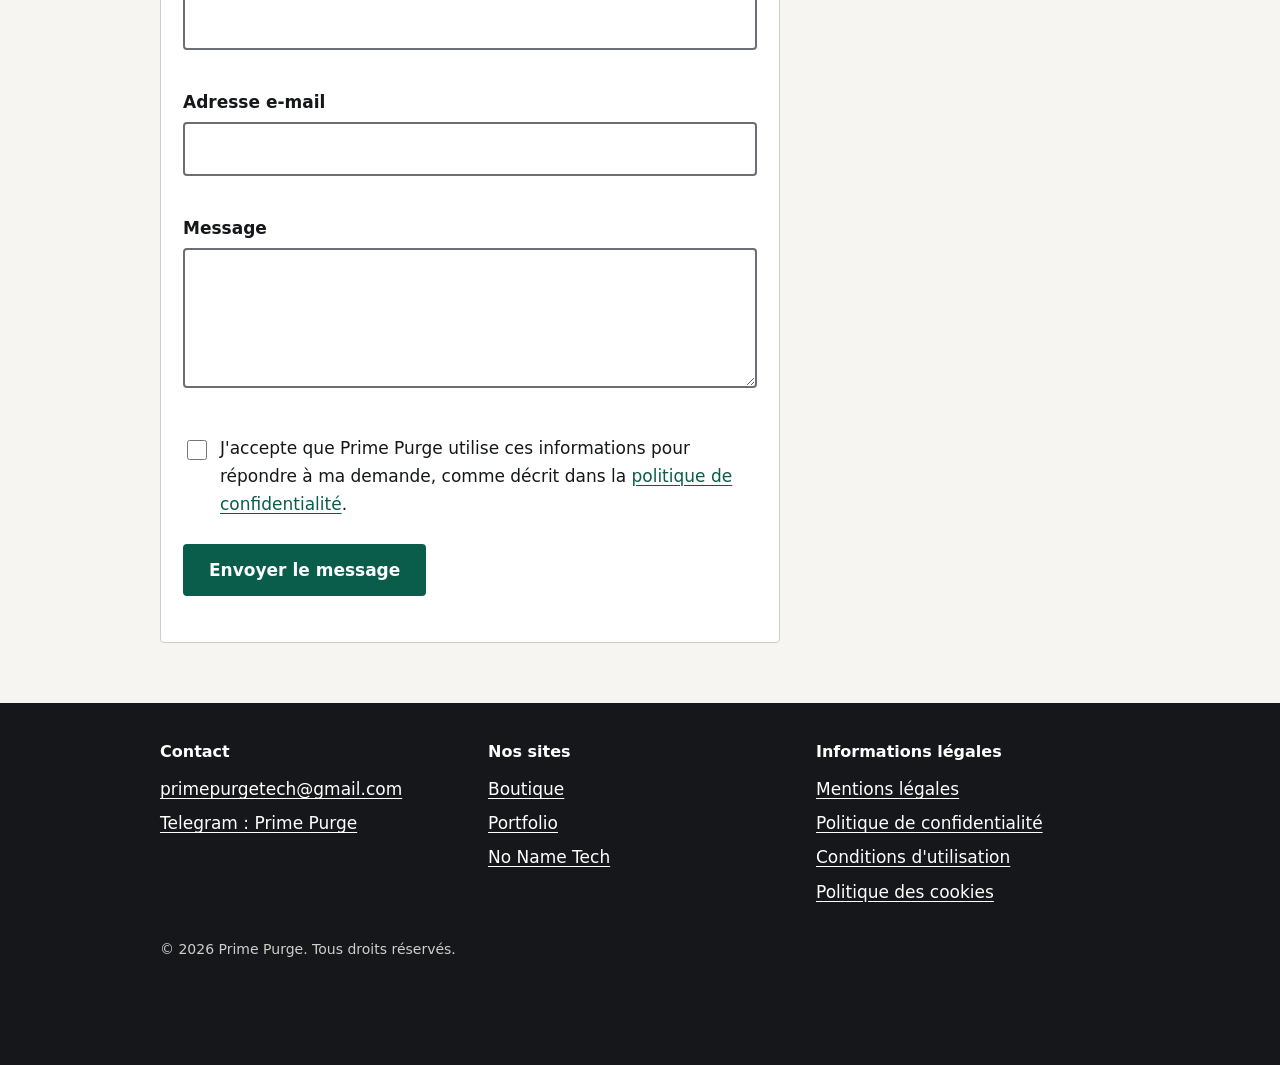
<file: prime.html>
<!DOCTYPE html><html lang="fr"><head><meta charset="utf-8"><meta name="viewport" content="width=device-width,initial-scale=1"><title>Prime Purge : boutique, portfolio et contact</title><meta name="description" content="Prime Purge réunit sa boutique, son portfolio, No Name Tech et l'application HE'S TV. Contact par Telegram ou e-mail, réponse sous 48 heures ouvrées.">
<link rel="canonical" href="https://he-s-tv.vercel.app/prime"><link rel="icon" href="/assets/favicon.svg" type="image/svg+xml"><link rel="icon" href="/assets/favicon-32.png" sizes="32x32" type="image/png"><link rel="apple-touch-icon" href="/assets/apple-touch-icon.png">
<meta property="og:type" content="website"><meta property="og:site_name" content="Prime Purge"><meta property="og:title" content="Prime Purge : boutique, portfolio et contact"><meta property="og:description" content="Prime Purge réunit sa boutique, son portfolio, No Name Tech et l'application HE'S TV. Contact par Telegram ou e-mail, réponse sous 48 heures ouvrées."><meta property="og:url" content="https://he-s-tv.vercel.app/prime"><meta property="og:image" content="https://he-s-tv.vercel.app/assets/og.png"><meta property="og:image:alt" content="Nom Prime Purge sur fond sombre"><meta property="og:locale" content="fr_FR">
<meta name="twitter:card" content="summary_large_image"><meta name="twitter:title" content="Prime Purge : boutique, portfolio et contact"><meta name="twitter:description" content="Prime Purge réunit sa boutique, son portfolio, No Name Tech et l'application HE'S TV. Contact par Telegram ou e-mail, réponse sous 48 heures ouvrées."><meta name="twitter:image" content="https://he-s-tv.vercel.app/assets/og.png">
<link rel="stylesheet" href="/assets/style.css"><script type="application/ld+json">{"@context":"https://schema.org","@graph":[{"@type":"Organization","name":"Prime Purge","url":"https://he-s-tv.vercel.app/prime","email":"primepurgetech@gmail.com","logo":"https://he-s-tv.vercel.app/assets/apple-touch-icon.png","sameAs":["https://t.me/PRlME_PURGE_TECH","https://hes-shop.vercel.app/","https://portfolio-kohl-zeta-45.vercel.app/","https://no-name-tech-murex.vercel.app/","https://he-s-tv.vercel.app/"],"contactPoint":{"@type":"ContactPoint","contactType":"customer support","email":"primepurgetech@gmail.com","availableLanguage":"fr"}},
{"@type":"FAQPage","mainEntity":[
{"@type":"Question","name":"Comment contacter Prime Purge ?","acceptedAnswer":{"@type":"Answer","text":"Par Telegram, par e-mail à primepurgetech@gmail.com ou avec le formulaire de ce site. Nous répondons sous 48 heures ouvrées."}},
{"@type":"Question","name":"Où trouver la boutique ?","acceptedAnswer":{"@type":"Answer","text":"La boutique est accessible à l'adresse https://hes-shop.vercel.app/."}},
{"@type":"Question","name":"Où voir les projets réalisés ?","acceptedAnswer":{"@type":"Answer","text":"Dans le portfolio (https://portfolio-kohl-zeta-45.vercel.app/) et sur No Name Tech (https://no-name-tech-murex.vercel.app/)."}},
{"@type":"Question","name":"Quelles données personnelles collectez-vous ?","acceptedAnswer":{"@type":"Answer","text":"Uniquement le nom, l'e-mail et le message envoyés par le formulaire. La mesure d'audience n'est activée qu'avec votre accord."}},
{"@type":"Question","name":"Comment faire supprimer mes données ?","acceptedAnswer":{"@type":"Answer","text":"Écrivez à primepurgetech@gmail.com. Nous traitons la demande sous un mois."}}]}]}</script></head><body><a class="skip" href="#main">Aller au contenu</a>
<header class="top"><div class="w"><a class="brand" href="https://t.me/PRlME_PURGE_TECH" target="_blank" rel="noopener noreferrer" aria-label="Prime Purge, ouvrir Telegram">Prime Purge</a><nav class="m" aria-label="Navigation principale"><a class="bk2" href="/">‹ Retour à HE'S TV</a><a href="/prime" aria-current="page">Accueil</a><a href="/prime#sites">Nos sites</a><a href="/prime#faq">FAQ</a><a href="/prime#contact">Contact</a></nav></div></header>
<main id="main"><section class="hero"><div class="w"><h1>Prime Purge : boutique, portfolio, projets et HE'S TV au même endroit</h1><p>Retrouvez la boutique Prime Purge, le portfolio des projets réalisés et le site No Name Tech et l'application HE'S TV, ou écrivez-nous directement.</p><a class="btn" href="https://t.me/PRlME_PURGE_TECH" target="_blank" rel="noopener noreferrer">Nous écrire sur Telegram</a><p class="note">Réponse sous 48 heures ouvrées.</p></div></section>
<section class="w" id="sites"><h2>Nos sites</h2><div class="cards"><div class="card"><h3>Boutique</h3><p>Les produits Prime Purge en ligne.</p><a href="https://hes-shop.vercel.app/" target="_blank" rel="noopener noreferrer">Ouvrir la boutique</a></div><div class="card"><h3>Portfolio</h3><p>Les projets déjà réalisés.</p><a href="https://portfolio-kohl-zeta-45.vercel.app/" target="_blank" rel="noopener noreferrer">Voir le portfolio</a></div><div class="card"><h3>No Name Tech</h3><p>Le site No Name Tech.</p><a href="https://no-name-tech-murex.vercel.app/" target="_blank" rel="noopener noreferrer">Visiter le site</a></div></div></section>
<section class="w" id="realisations"><h2>Réalisations</h2><p>Les études de cas détaillées sont dans le <a href="https://portfolio-kohl-zeta-45.vercel.app/" target="_blank" rel="noopener noreferrer">portfolio</a>, avec les projets réels.</p></section>
<section class="w" id="faq"><h2>Questions fréquentes</h2><details><summary>Comment contacter Prime Purge ?</summary><p>Par <a href="https://t.me/PRlME_PURGE_TECH" target="_blank" rel="noopener noreferrer">Telegram</a>, par e-mail à <a href="mailto:primepurgetech@gmail.com">primepurgetech@gmail.com</a> ou avec le formulaire plus bas. Nous répondons sous 48 heures ouvrées.</p></details><details><summary>Où trouver la boutique ?</summary><p>Elle est accessible sur <a href="https://hes-shop.vercel.app/" target="_blank" rel="noopener noreferrer">hes-shop.vercel.app</a>.</p></details><details><summary>Où voir les projets réalisés ?</summary><p>Dans le <a href="https://portfolio-kohl-zeta-45.vercel.app/" target="_blank" rel="noopener noreferrer">portfolio</a> et sur <a href="https://no-name-tech-murex.vercel.app/" target="_blank" rel="noopener noreferrer">No Name Tech</a>.</p></details><details><summary>Quelles données personnelles collectez-vous ?</summary><p>Uniquement le nom, l'e-mail et le message que vous envoyez par le formulaire. La mesure d'audience n'est activée qu'avec votre accord. Détails dans la <a href="/confidentialite">politique de confidentialité</a>.</p></details><details><summary>Comment faire supprimer mes données ?</summary><p>Écrivez à <a href="mailto:primepurgetech@gmail.com">primepurgetech@gmail.com</a>. Nous traitons la demande sous un mois, comme le prévoit le RGPD.</p></details></section>
<section class="w" id="contact"><h2>Nous contacter</h2><p>Nous répondons sous 48 heures ouvrées. Vous pouvez aussi écrire à <a href="mailto:primepurgetech@gmail.com">primepurgetech@gmail.com</a>.</p>
<form id="cf" action="/api/contact" method="post" novalidate><label for="name">Nom</label><input type="text" id="name" name="name" autocomplete="name" required minlength="2" maxlength="100" aria-describedby="name-e"><p class="err" id="name-e" aria-live="polite"></p>
<label for="email">Adresse e-mail</label><input type="email" id="email" name="email" autocomplete="email" required maxlength="200" aria-describedby="email-e"><p class="err" id="email-e" aria-live="polite"></p>
<label for="message">Message</label><textarea id="message" name="message" required minlength="10" maxlength="3000" aria-describedby="message-e"></textarea><p class="err" id="message-e" aria-live="polite"></p>
<div class="hp" aria-hidden="true"><label for="website">Ne pas remplir</label><input type="text" id="website" name="website" tabindex="-1" autocomplete="off"></div><input type="hidden" name="t" value="">
<label class="chk" for="consent"><input type="checkbox" id="consent" name="consent" required aria-describedby="consent-e"><span>J'accepte que Prime Purge utilise ces informations pour répondre à ma demande, comme décrit dans la <a href="/confidentialite">politique de confidentialité</a>.</span></label><p class="err" id="consent-e" aria-live="polite"></p>
<button class="btn" type="submit">Envoyer le message</button><p class="err" id="form-e" aria-live="polite"></p></form></section></main><footer><div class="w"><div class="fg"><div><h2>Contact</h2><ul><li><a href="mailto:primepurgetech@gmail.com">primepurgetech@gmail.com</a></li><li><a href="https://t.me/PRlME_PURGE_TECH" target="_blank" rel="noopener noreferrer">Telegram : Prime Purge</a></li></ul></div>
<div><h2>Nos sites</h2><ul><li><a href="https://hes-shop.vercel.app/" target="_blank" rel="noopener noreferrer">Boutique</a></li><li><a href="https://portfolio-kohl-zeta-45.vercel.app/" target="_blank" rel="noopener noreferrer">Portfolio</a></li><li><a href="https://no-name-tech-murex.vercel.app/" target="_blank" rel="noopener noreferrer">No Name Tech</a></li></ul></div>
<div><h2>Informations légales</h2><ul><li><a href="/mentions-legales">Mentions légales</a></li><li><a href="/confidentialite">Politique de confidentialité</a></li><li><a href="/cgu">Conditions d'utilisation</a></li><li><a href="/cookies">Politique des cookies</a></li><li><a href="/cookies" data-cm>Gérer mes cookies</a></li></ul></div></div>
<p class="copy">© 2026 Prime Purge. Tous droits réservés.</p></div></footer><a class="mcta" href="https://t.me/PRlME_PURGE_TECH" target="_blank" rel="noopener noreferrer">Écrire à Prime Purge sur Telegram</a><script src="/assets/site.js" defer></script></body></html>
</file>
<file: assets/style.css>
*{box-sizing:border-box}
:root{--bg:#f6f5f1;--ink:#15171a;--mut:#4a4f55;--acc:#0b5d4b;--line:#cfcdc4;--card:#fff}
body{margin:0;font:17px/1.65 system-ui,-apple-system,"Segoe UI",Roboto,sans-serif;background:var(--bg);color:var(--ink)}
a{color:var(--acc);text-underline-offset:3px}a:hover{color:#08463a}
:focus-visible{outline:3px solid #b45309;outline-offset:2px}
.skip{position:absolute;left:-999px;top:0;background:var(--ink);color:#fff;padding:10px 14px;z-index:99}.skip:focus{left:8px;top:8px}
.w{max-width:1000px;margin:0 auto;padding:0 20px}
header.top{border-bottom:1px solid var(--line);background:var(--card)}header.top .w{display:flex;justify-content:space-between;align-items:center;min-height:64px;gap:16px;flex-wrap:wrap}
.brand{font-weight:800;font-size:20px;color:var(--ink);text-decoration:none;letter-spacing:.2px}
nav.m a{margin-left:18px;color:var(--ink)}nav.m a[aria-current]{font-weight:700;text-decoration:none;border-bottom:2px solid var(--acc)}
.crumb{padding:14px 20px;font-size:14px;color:var(--mut)}.crumb ol{list-style:none;display:flex;gap:8px;margin:0;padding:0;flex-wrap:wrap}.crumb li+li:before{content:"/";margin-right:8px}
h1{font-size:clamp(30px,5vw,46px);line-height:1.15;margin:0 0 16px}h2{font-size:26px;margin:44px 0 12px}
.hero{padding:56px 0 48px}.hero p{max-width:640px;font-size:19px;color:var(--mut);margin:0 0 24px}
.btn{display:inline-block;background:var(--acc);color:#fff;font-weight:700;padding:14px 24px;border-radius:4px;text-decoration:none;border:2px solid var(--acc);font-size:17px;cursor:pointer;font-family:inherit}.btn:hover{background:#08463a;color:#fff}
.btn.sec{background:transparent;color:var(--ink);border-color:var(--ink)}.btn.sec:hover{background:var(--ink);color:#fff}
.note{font-size:15px;color:var(--mut);margin-top:12px}
.cards{display:grid;grid-template-columns:repeat(auto-fit,minmax(250px,1fr));gap:16px}.card{background:var(--card);border:1px solid var(--line);border-radius:4px;padding:20px}.card h3{margin:0 0 6px;font-size:19px}
details{background:var(--card);border:1px solid var(--line);border-radius:4px;padding:14px 18px;margin-bottom:10px}summary{cursor:pointer;font-weight:700}details p{margin:10px 0 0}
form{background:var(--card);border:1px solid var(--line);border-radius:4px;padding:22px;max-width:620px}label{display:block;font-weight:700;margin:14px 0 6px}
input[type=text],input[type=email],textarea{width:100%;font:inherit;padding:11px;border:2px solid #6b6f75;border-radius:4px;background:#fff;color:var(--ink)}textarea{min-height:140px}
.chk{display:flex;gap:10px;align-items:flex-start;font-weight:400}.chk input{margin-top:6px;width:20px;height:20px;flex:none}
.err{color:#9b1c1c;font-size:15px;min-height:20px;margin:4px 0 0}.hp{position:absolute;left:-9999px}
table{border-collapse:collapse;width:100%;font-size:15px;background:var(--card)}th,td{border:1px solid var(--line);padding:9px;text-align:left;vertical-align:top}th{background:#ebe9e1}
.tw{overflow-x:auto}.todo{background:#ffe08a;color:#15171a;padding:0 4px}
.doc{max-width:760px;padding-bottom:40px}.doc ul{padding-left:22px}
footer{background:var(--ink);color:#e9e9e6;margin-top:60px;padding:36px 0 90px}footer a{color:#fff}footer h2{font-size:16px;margin:0 0 10px;color:#fff}
.fg{display:grid;grid-template-columns:repeat(auto-fit,minmax(200px,1fr));gap:24px}footer ul{list-style:none;margin:0;padding:0}footer li{margin:6px 0}.copy{margin-top:26px;font-size:14px;color:#cfcfca}
.mcta{display:none}
#cb{position:fixed;left:12px;right:12px;bottom:12px;max-width:560px;background:#fff;border:2px solid var(--ink);border-radius:4px;padding:16px;z-index:50;box-shadow:0 6px 24px #0003}#cb p{margin:0 0 12px;font-size:15px}#cb .btn{padding:10px 18px;font-size:15px;margin-right:8px}
@media(max-width:720px){.mcta{display:block;position:fixed;left:0;right:0;bottom:0;background:var(--acc);color:#fff;text-align:center;font-weight:700;padding:16px;text-decoration:none;z-index:40}#cb{bottom:64px}nav.m a{margin:0 14px 0 0}}
@media(prefers-reduced-motion:reduce){*{animation:none!important;transition:none!important}}nav.m a.bk2{font-weight:700;text-decoration:none;margin-left:0;margin-right:6px}
</file>
